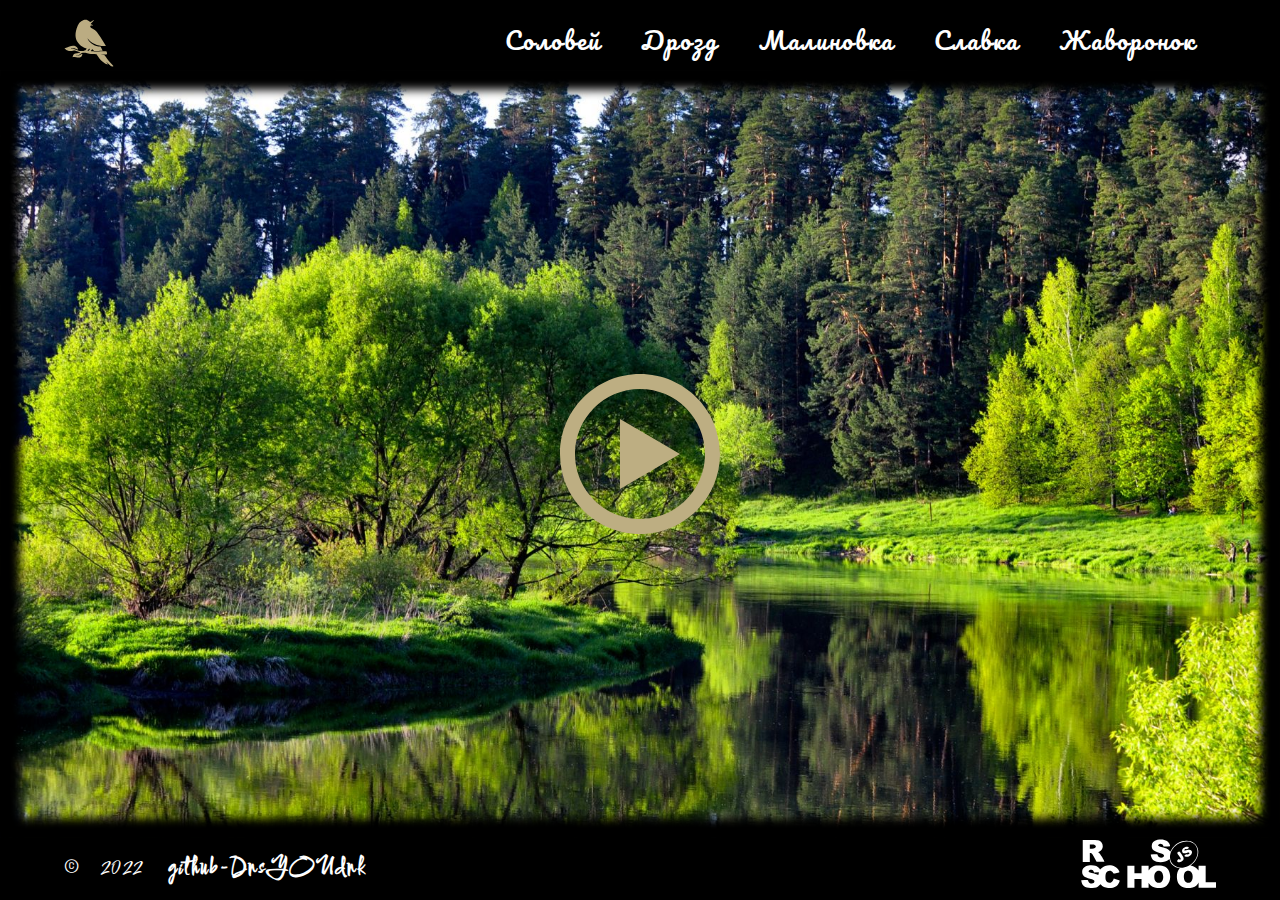
<file: eco-sounds/index.html>
<!DOCTYPE html>
<html lang="ru">
<head>
    <meta charset="UTF-8">
    <meta http-equiv="X-UA-Compatible" content="IE=edge">
    <meta name="viewport" content="width=device-width, initial-scale=1.0">
    <meta name="author" content="DnsYUOdnk">
    <meta name="description" content="eco-sound app rsschool task">
    <link rel="preconnect" href="https://fonts.googleapis.com">
    <link rel="preconnect" href="https://fonts.gstatic.com" crossorigin>
    <link href="https://fonts.googleapis.com/css2?family=Comforter&family=Pacifico&display=swap" rel="stylesheet">
    <link rel="stylesheet" href="./css/style.css">
    <link rel="shortcut icon" href="./assets/favicon.ico" type="image/x-icon">
    <title>eco-sounds</title>
</head>
<body>
    <div class="app__eco-sounds">
        <header class="header">
            <div class="container">
                <div class="header__wrapper">
                    <div class="header__logo header__btn active" id="forest"></div>
                    <nav class="header__nav">
                        <ul class="nav__items">
                            <li class="nav__item header__btn" id="solovey">Соловей</li>
                            <li class="nav__item header__btn" id="drozd">Дрозд</li>
                            <li class="nav__item header__btn" id="zarynka">Малиновка</li>
                            <li class="nav__item header__btn" id="slavka">Славка</li>
                            <li class="nav__item header__btn" id="javoronok">Жаворонок</li>
                        </ul>
                    </nav>
                </div>
            </div>
        </header>
        <main class="main">
            <button class="audio__btn"></button>
        </main>
        <footer class="footer">
            <div class="container">
                <div class="footer__wrapper">
                    <div class="footer__author-copy">
                        &copy;<span>2022</span>
                        <a href="https://github.com/DnsYOUdnk" target="_blank">github-DnsYOUdnk</a>
                    </div>
                    <div class="footer__school-link">
                        <a href="https://rs.school/js-stage0/" target="_blank"><img src="./assets/svg/rss.svg" alt="rsschool" class="footer__school-logo"></a>
                    </div>
                </div>
            </div>
        </footer>
    </div>
    <script src="./scripts/index.js"></script>
</body>
</html>
</file>
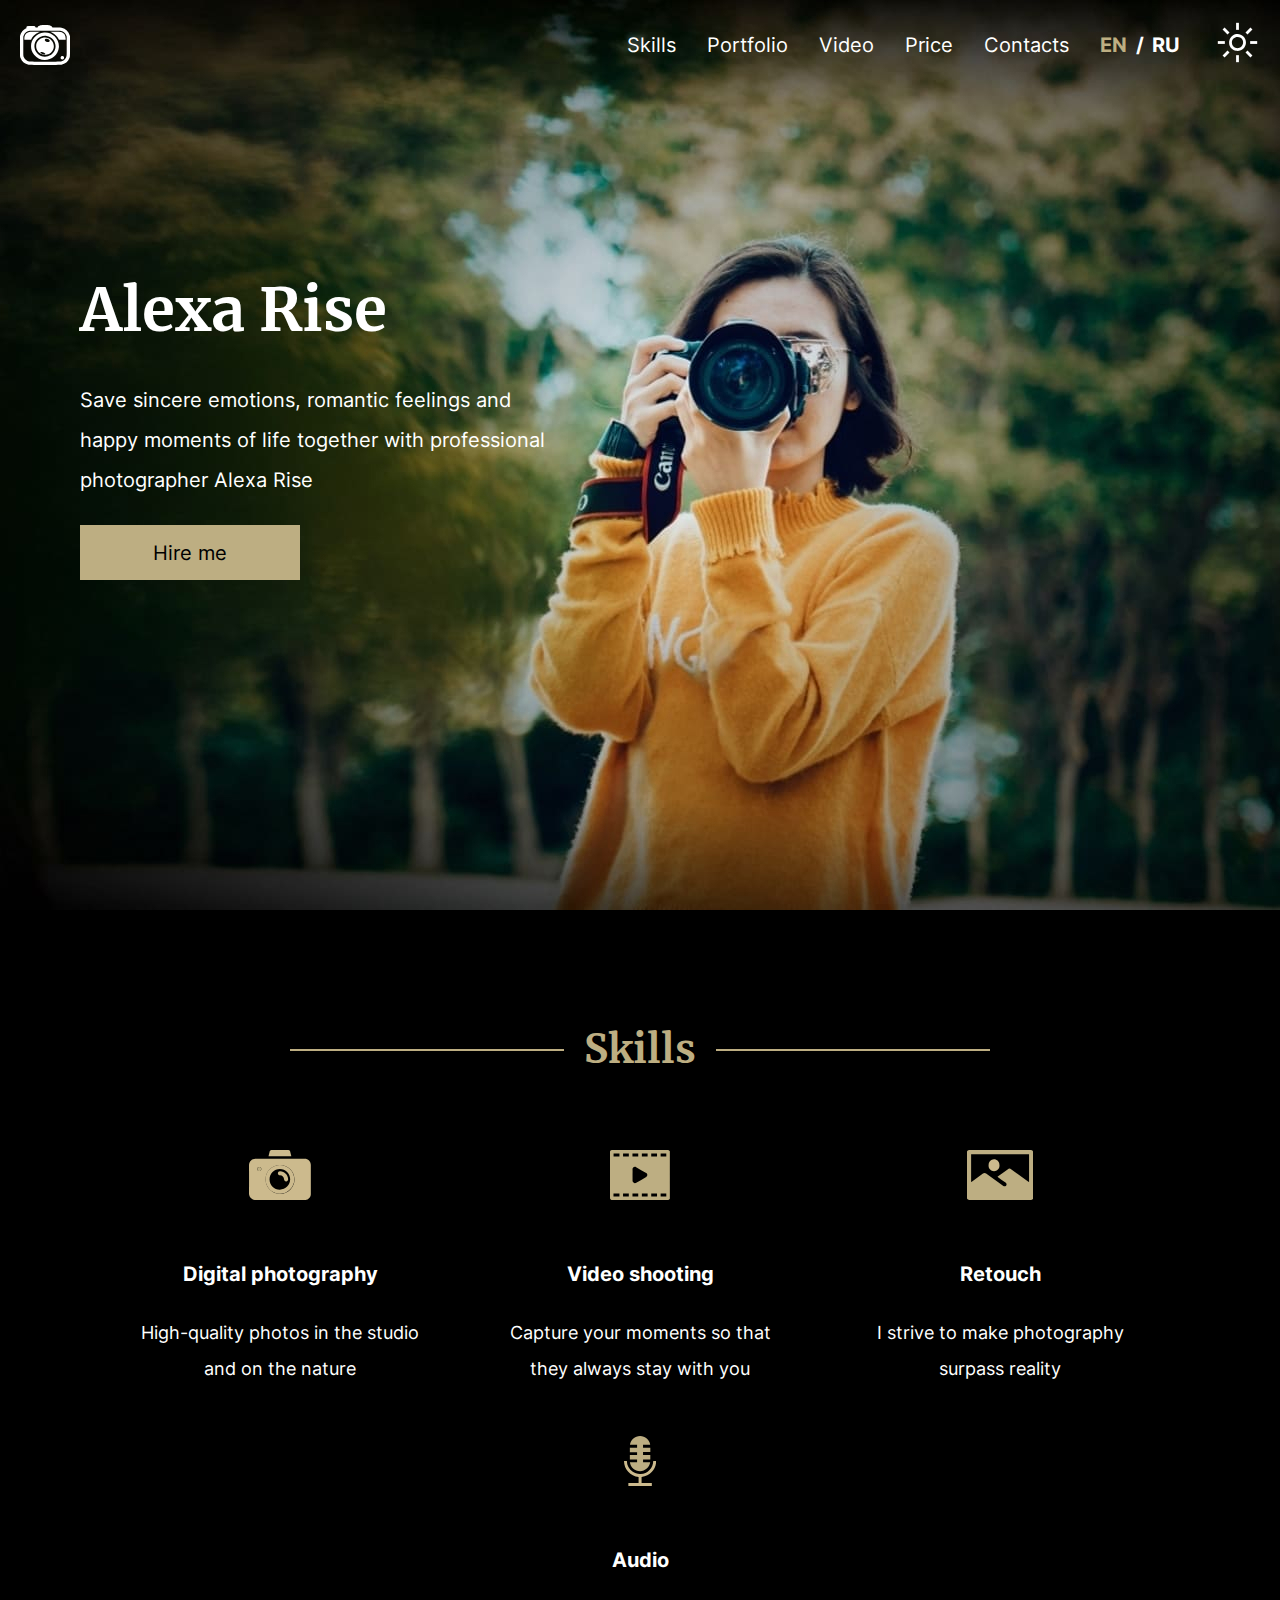
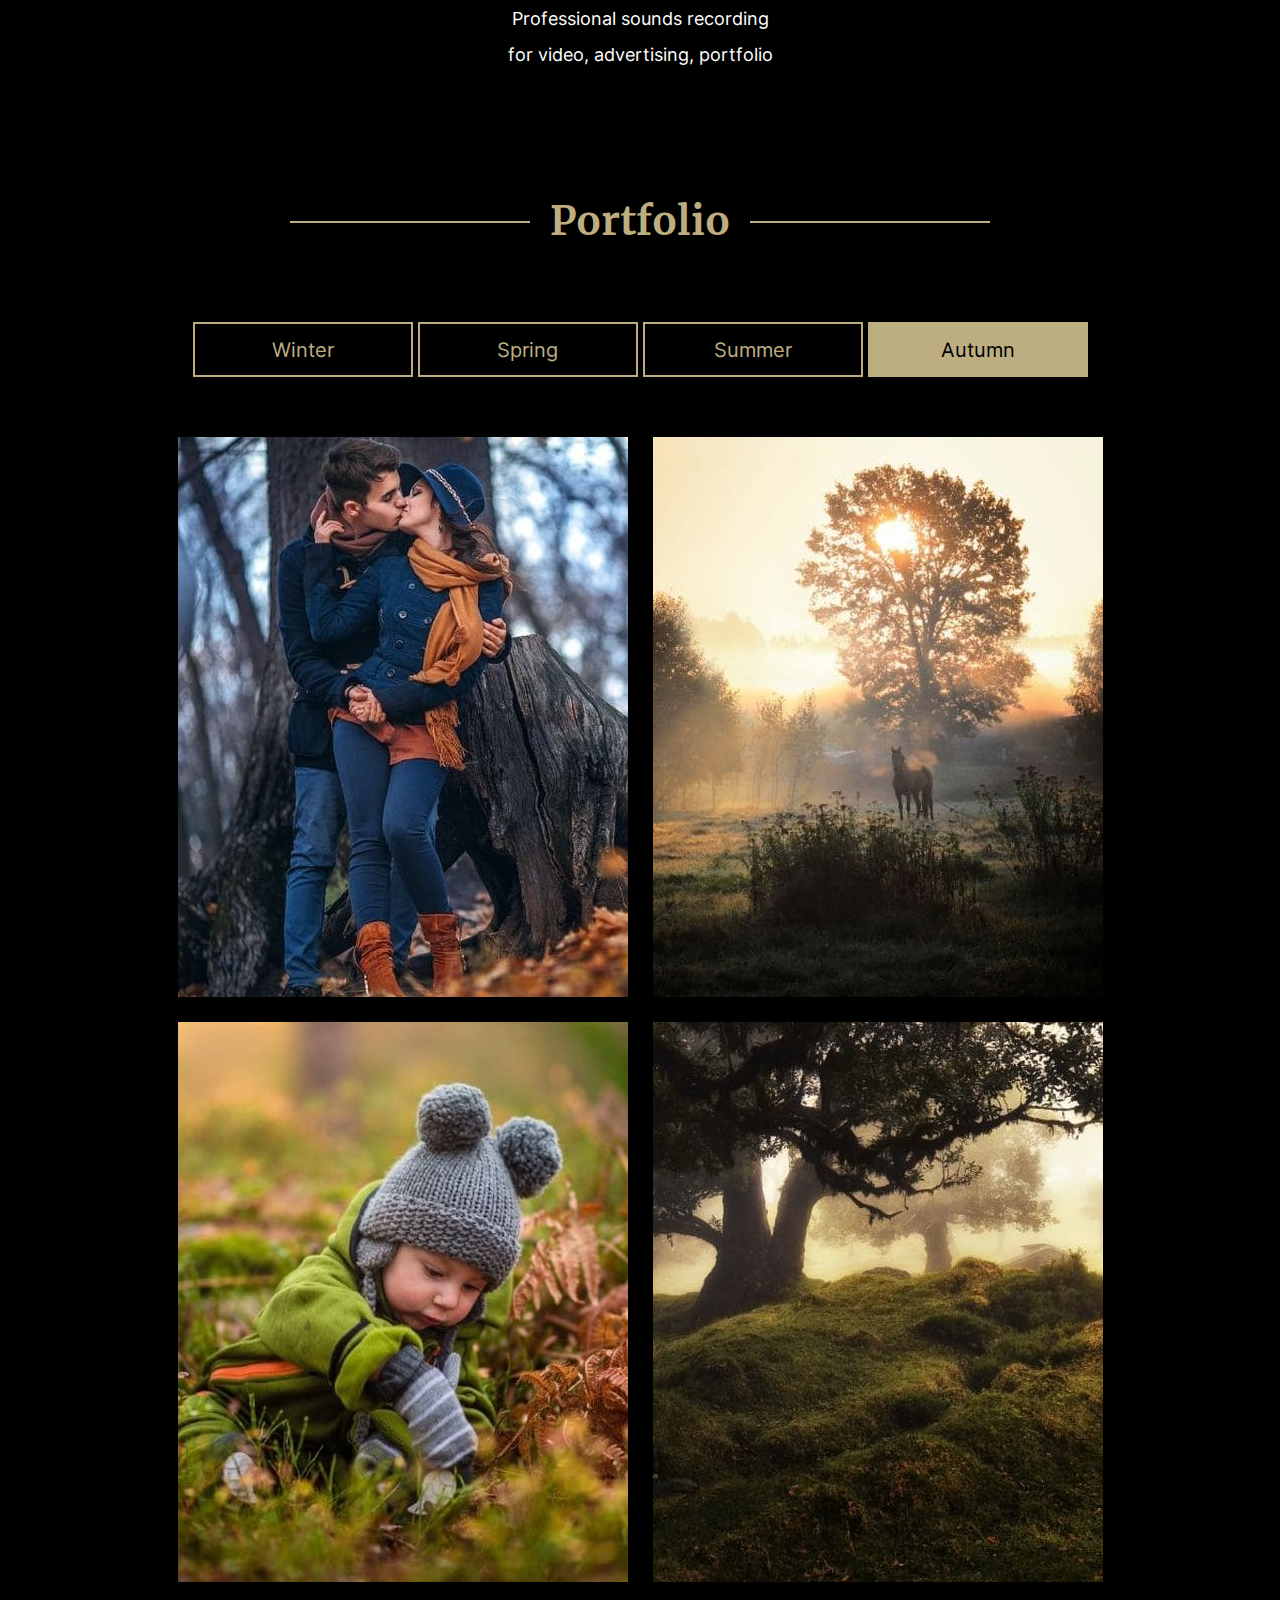
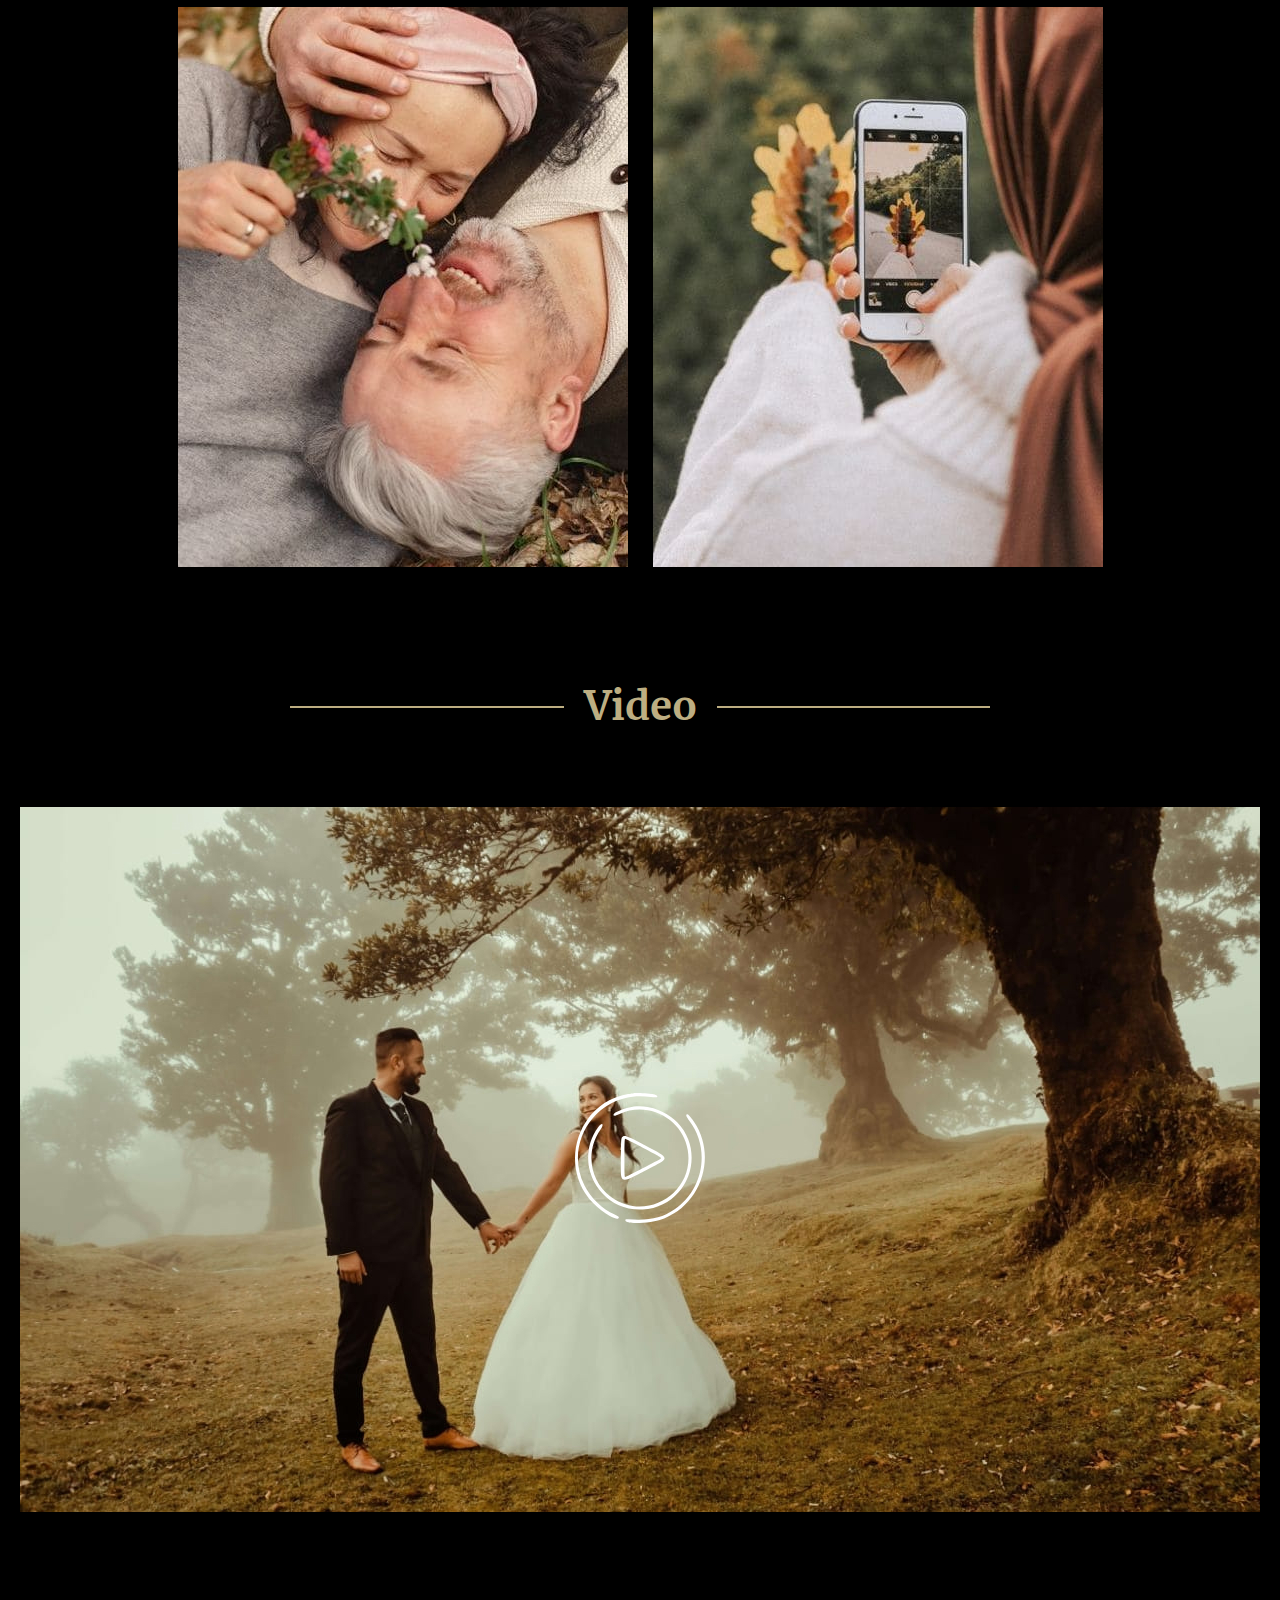
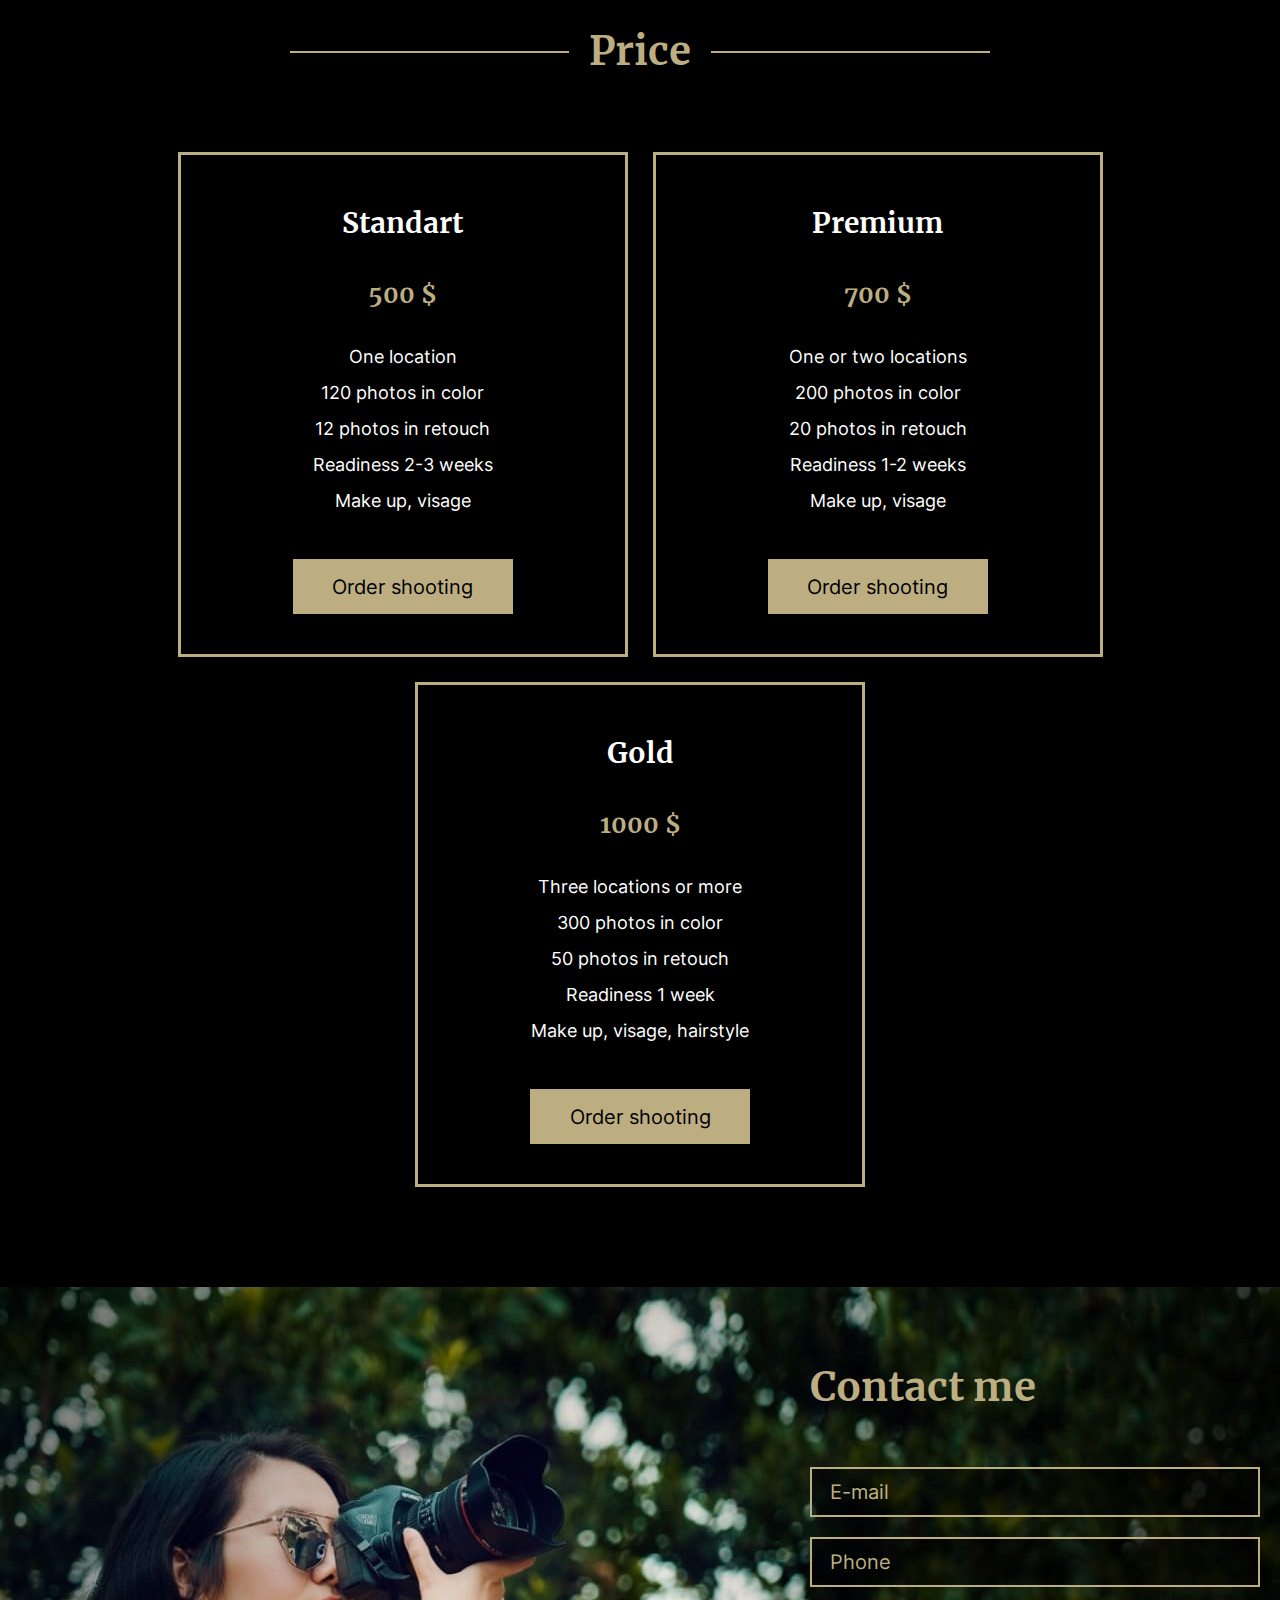
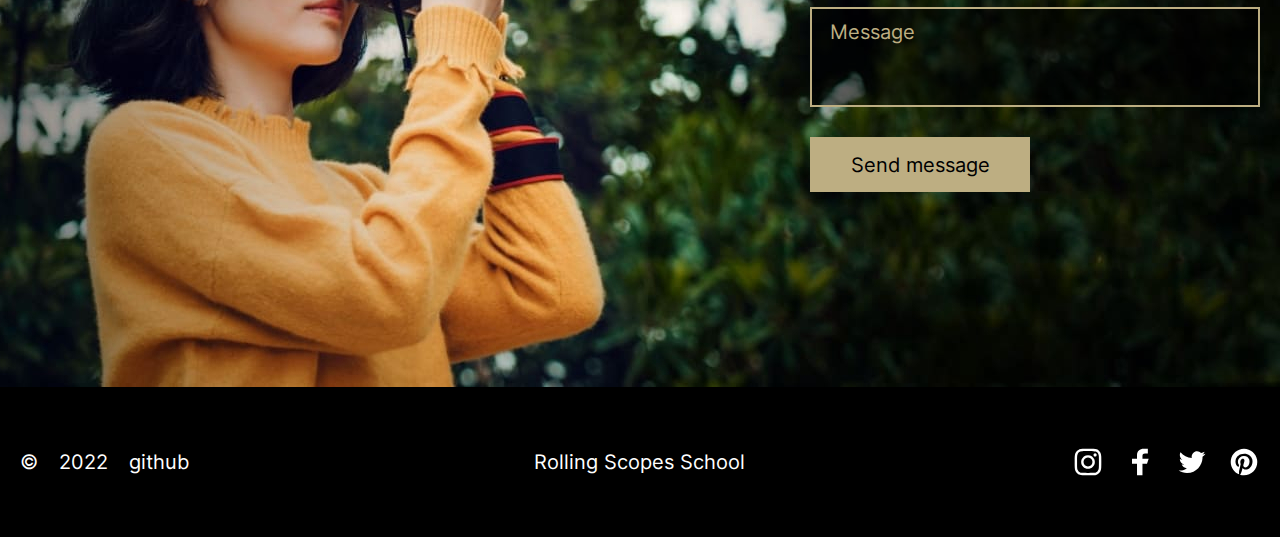
<file: portfolio/index.html>
<!DOCTYPE html>
<html lang="en">
<head>
    <meta charset="UTF-8">
    <meta http-equiv="X-UA-Compatible" content="IE=edge">
    <meta name="viewport" content="width=device-width, initial-scale=1.0">
    <meta name="author" content="DnsYOUdnk">
    <meta name="description" content="Portfolio task RSSchool stage-0">
    <link rel="icon" href="./assets/img/portfolio_favicon.ico">
    <link rel="stylesheet" href="./style.css">
    <link rel="stylesheet" href="./light-theme.css">
    <link rel="stylesheet" href="./media.css">
    <title>Portfolio</title>
</head>
<body class="body change__theme">
    <div class="app__portfolio change__theme">
        <header class="header change__theme">
            <div class="container">
                <div class="header__wrapper">
                    <div class="header__logo">
                        <a href="./index.html" class="link_all logo__link">
                            <span class="header__icon change__theme"></span>
                        </a>
                    </div>
                    <nav class="header__nav">
                        <ul class="nav__items change__theme">
                            <li class="nav__item"><a href="#skills" class="link_all nav__link change__theme" data-i18 = "skills">Skills</a></li>
                            <li class="nav__item"><a href="#portfolio" class="link_all nav__link change__theme" data-i18 = "portfolio">Portfolio</a></li>
                            <li class="nav__item"><a href="#video" class="link_all nav__link change__theme" data-i18 = "video">Video</a></li>
                            <li class="nav__item"><a href="#price" class="link_all nav__link change__theme" data-i18 = "price">Price</a></li>
                            <li class="nav__item"><a href="#contacts" class="link_all nav__link change__theme" data-i18 = "contacts">Contacts</a></li>
                        </ul>
                    </nav>
                    <div class="header__language">
                        <ul class="languages__items">
                            <li class="languages__item on__lang change__theme"><a href="#en" class="link_all lang__link eng__btn change__theme">EN</a></li>
                            <li class="languages__item change__theme"><a href="#ru" class="link_all lang__link rus__btn change__theme">RU</a></li>
                        </ul>
                    </div>
                    <div class="header__theme-btn">
                        <button class="header__btn_switch-theme change__theme"></button>
                    </div>
                    <div class="header__btn-burger">
                        <div class="btn__line btn__line1 change__theme"></div>
                        <div class="btn__line btn__line2 change__theme"></div>
                        <div class="btn__line btn__line3 change__theme"></div>
                    </div>
                </div>
            </div>
        </header>
        <main class="main">
            <section class="hero change__theme">
                <div class="container">
                    <div class="hero__wrapper">
                        <div class="hero__content">
                            <h1 class="hero__title" data-i18 = "hero-title">Alexa Rise</h1>
                            <p class="hero__description" data-i18 = "hero-text">Save sincere emotions, romantic feelings and happy moments of life together with professional photographer Alexa Rise</p>
                            <button class="hero__btn btn__all change__theme" data-i18 = "hire">Hire me</button>
                        </div>
                    </div>
                </div>
            </section>
            <section class="skills">
                <div class="container">
                    <div class="skills__wrapper">
                        <div class="section__title-wrapper">
                            <h2 class="section__title change__theme" id="skills" data-i18 = "skills">Skills</h2>
                        </div>
                        <div class="skills__content">
                            <div class="skills__item">
                                <div class="skills__img">
                                    <img src="./assets/svg/sec-skills__camera.svg" alt="camera">
                                </div>
                                <div class="skill__description">
                                    <div class="skills__item-title" data-i18 = "skill-title-1">Digital photography</div>
                                    <p class="skills__item-text" data-i18 = "skill-text-1">High-quality photos in the studio and on the nature</p>
                                </div>
                            </div>
                            <div class="skills__item">
                                <div class="skills__img">
                                    <img src="./assets/svg/sec-skills__video.svg" alt="video">
                                </div>
                                <div class="skill__description">
                                    <div class="skills__item-title" data-i18 = "skill-title-2">Video shooting</div>
                                    <p class="skills__item-text" data-i18 = "skill-text-2">Capture your moments so that they always stay with you</p>
                                </div>
                            </div>
                            <div class="skills__item">
                                <div class="skills__img">
                                    <img src="./assets/svg/sec-skills__picture.svg" alt="picture">
                                </div>
                                <div class="skill__description">
                                    <div class="skills__item-title" data-i18 = "skill-title-3">Retouch</div>
                                    <p class="skills__item-text" data-i18 = "skill-text-3">I strive to make photography surpass reality</p>
                                </div>
                            </div>
                            <div class="skills__item">
                                <div class="skills__img">
                                    <img src="./assets/svg/sec-skills__micro.svg" alt="microphone">
                                </div>
                                <div class="skill__description">
                                    <div class="skills__item-title" data-i18 = "skill-title-4">Audio</div>
                                    <p class="skills__item-text" data-i18 = "skill-text-4">Professional sounds recording for video, advertising, portfolio</p>
                                </div>
                            </div>
                        </div>
                    </div>
                </div>
            </section>
            <section class="portfolio">
                <div class="container">
                    <div class="portfolio__wrapper">
                        <div class="section__title-wrapper">
                            <h2 class="section__title change__theme" id="portfolio" data-i18 = "portfolio">Portfolio</h2>
                        </div>
                        <div class="portfolio__buttons">
                            <button class="portfolio__btn btn__all change__theme" data-i18 = "winter">Winter</button>
                            <button class="portfolio__btn btn__all change__theme" data-i18 = "spring">Spring</button>
                            <button class="portfolio__btn btn__all change__theme" data-i18 = "summer">Summer</button>
                            <button class="portfolio__btn btn__all active change__theme" data-i18 = "autumn">Autumn</button>
                        </div>
                        <div class="portfolio__content">
                            <div class="portfolio__item">
                                <img src="./assets/img/autumn/1.jpg" alt="portfolio__photo" class="portfolio__image">
                            </div>
                            <div class="portfolio__item">
                                <img src="./assets/img/autumn/2.jpg" alt="portfolio__photo" class="portfolio__image">
                            </div>
                            <div class="portfolio__item">
                                <img src="./assets/img/autumn/3.jpg" alt="portfolio__photo" class="portfolio__image">
                            </div>
                            <div class="portfolio__item">
                                <img src="./assets/img/autumn/4.jpg" alt="portfolio__photo" class="portfolio__image">
                            </div>
                            <div class="portfolio__item">
                                <img src="./assets/img/autumn/5.jpg" alt="portfolio__photo" class="portfolio__image">
                            </div>
                            <div class="portfolio__item">
                                <img src="./assets/img/autumn/6.jpg" alt="portfolio__photo" class="portfolio__image">
                            </div>
                        </div>
                    </div>
                </div>
            </section>
            <section class="video">
                <div class="container">
                    <div class="video__wrapper">
                        <div class="section__title-wrapper">
                            <h2 class="section__title change__theme" id="video" data-i18 = "video">Video</h2>
                        </div>
                        <div class="video-player">
                            <button class="video__btn"><img src="./assets/svg/sec-video-player__btn-play.svg" alt=""></button>
                        </div>
                    </div>
                </div>
            </section>
            <section class="price">
                <div class="container">
                    <div class="price__wrapper">
                        <div class="section__title-wrapper">
                            <h2 class="section__title change__theme" id="price" data-i18 = "price">Price</h2>
                        </div>
                        <div class="price__items">
                            <div class="price__item">
                                <div class="price__item-title">
                                    Standart
                                </div>
                                <div class="price__value change__theme">500 $</div>
                                <div class="price__description">
                                    <span data-i18 = "price-description-1-span-1">One location</span> <span data-i18 = "price-description-1-span-2">120 photos in color</span> <span data-i18 = "price-description-1-span-3">12 photos in retouch</span> <span data-i18 = "price-description-1-span-4">Readiness 2-3 weeks</span> <span data-i18 = "price-description-1-span-5">Make up, visage</span>
                                </div>
                                <div class="price__button">
                                    <button class="price__btn btn__all change__theme" data-i18 = "order">Order shooting</button>
                                </div>
                            </div>
                            <div class="price__item">
                                <div class="price__item-title">
                                    Premium
                                </div>
                                <div class="price__value change__theme">700 $</div>
                                <div class="price__description">
                                    <span data-i18 = "price-description-2-span-1">One or two locations</span> <span data-i18 = "price-description-2-span-2">200 photos in color</span> <span data-i18 = "price-description-2-span-3">20 photos in retouch</span> <span data-i18 = "price-description-2-span-4">Readiness 1-2 weeks</span> <span data-i18 = "price-description-2-span-5">Make up, visage</span>
                                </div>
                                <div class="price__button">
                                    <button class="price__btn btn__all change__theme" data-i18 = "order">Order shooting</button>
                                </div>
                            </div>
                            <div class="price__item">
                                <div class="price__item-title">
                                    Gold
                                </div>
                                <div class="price__value change__theme">1000 $</div>
                                <div class="price__description">
                                    <span data-i18 = "price-description-3-span-1">Three locations or more</span> <span data-i18 = "price-description-3-span-2">300 photos in color</span> <span data-i18 = "price-description-3-span-3">50 photos in retouch</span> <span data-i18 = "price-description-3-span-4">Readiness 1 week</span> <span data-i18 = "price-description-3-span-5">Make up, visage, hairstyle</span>
                                </div>
                                <div class="price__button">
                                    <button class="price__btn btn__all change__theme" data-i18 = "order">Order shooting</button>
                                </div>
                            </div>
                        </div>
                    </div>
                </div>
            </section>
            <section class="contacts change__theme" id="contacts">
                <div class="container">
                    <div class="contacts__wrapper">
                        <h2 class="contacts__title change__theme" data-i18 = "contact-me">Contact me</h2>
                        <form action="" method="post">
                            <div class="contacts__input change__theme">
                                <input type="email" placeholder="E-mail" required minlength="5" maxlength="30" name="email" pattern="^([a-zA-Z0-9_\-\.]+)@([a-zA-Z0-9_\-\.]+)\.([a-zA-Z]{2,5})$" data-i18 = "email">
                                <input type="tel" placeholder="Phone" required minlength="6" maxlength="14" name="phone" data-i18 = "phone">
                                <textarea name="comment" cols="30" rows="10" placeholder="Message" data-i18 = "message"></textarea>
                            </div>
                            <div class="contacts__button">
                                <button class="contacts__btn btn__all change__theme" data-i18 = "send-message">Send message</button>
                            </div>
                        </form>
                    </div>
                </div>
            </section>
        </main>
        <footer class="footer">
            <div class="container">
                <div class="footer__wrapper">
                    <div class="footer__copyright">
                        &copy;<span>2022</span><a target="_blank" href="https://github.com/DnsYOUdnk" class="link_all footer__link change__theme">github</a>
                    </div>
                    <div class="footer__school_name">
                        <a target="_blank" href="https://rs.school/js-stage0/" class="link_all footer__link change__theme">Rolling Scopes School</a>
                    </div>
                    <div class="footer__social">
                        <ul class="footer__social-items">
                            <li class="footer__social-item">
                                <a target="_blank" href="https://www.instagram.com/">
                                    <span class="ico__inst footer__ico change__theme"></span>
                                </a>
                            </li>
                            <li class="footer__social-item">
                                <a target="_blank" href="https://www.facebook.com/v">
                                    <span class="ico__fb footer__ico change__theme"></span>
                                </a>
                            </li>
                            <li class="footer__social-item">
                                <a target="_blank" href="https://twitter.com/">
                                    <span class="ico__twt footer__ico change__theme"></span>
                                </a>
                            </li>
                            <li class="footer__social-item">
                                <a target="_blank" href="https://www.pinterest.com/">
                                    <span class="ico__pnt footer__ico change__theme"></span>
                                </a>
                            </li>
                        </ul>
                    </div>
                </div>
            </div>
        </footer>
    </div>
    <script src="./translate.js"></script>
    <script src="./index.js"></script>
</body>
</html>
</file>
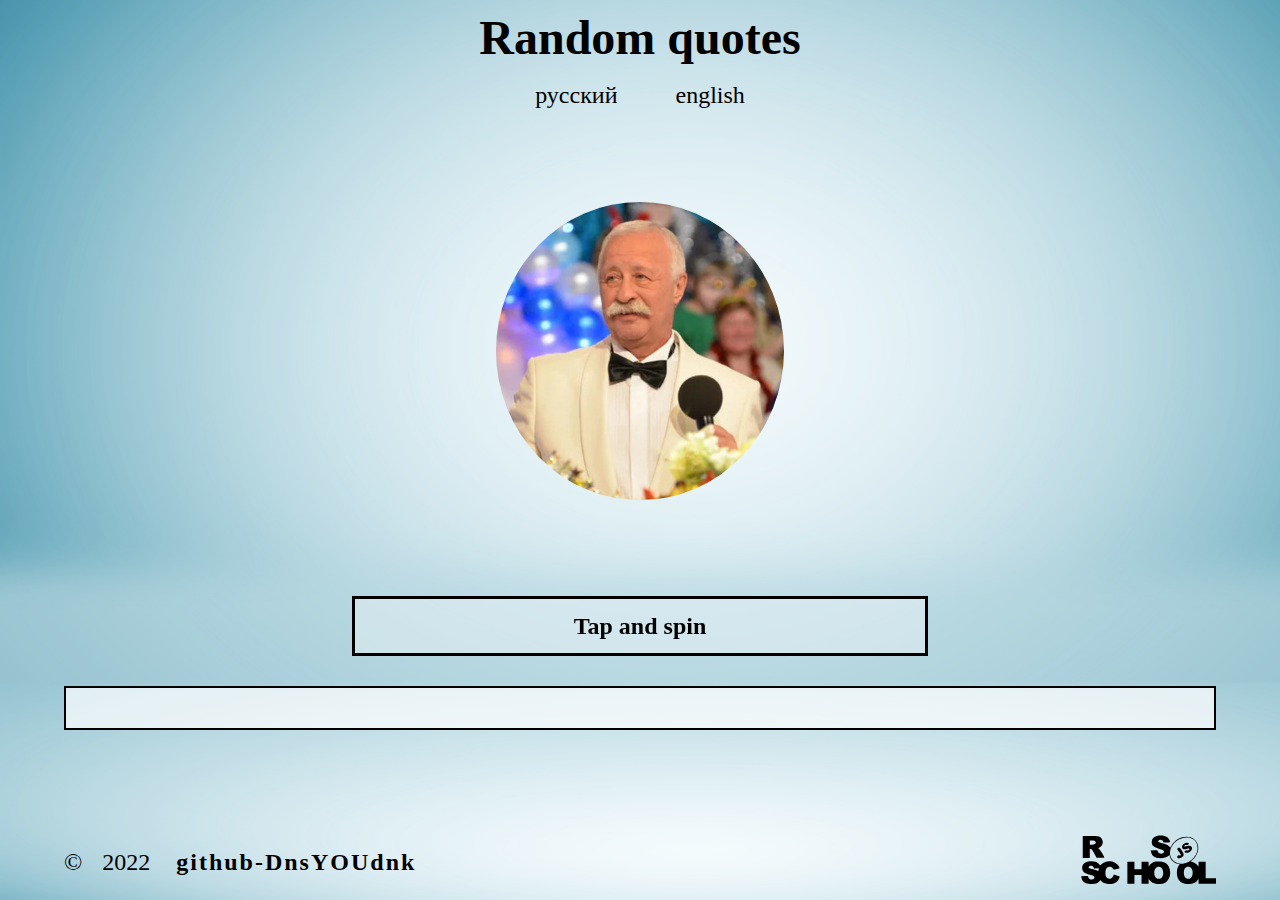
<file: random-jokes/index.html>
<!DOCTYPE html>
<html lang="en/ru">
<head>
    <meta charset="UTF-8">
    <meta http-equiv="X-UA-Compatible" content="IE=edge">
    <meta name="viewport" content="width=device-width, initial-scale=1.0">
    <meta name="author" content="DnsYUOdnk">
    <meta name="description" content="random-jokes app rsschool task">
    <link rel="stylesheet" href="./css/style.css">
    <link rel="shortcut icon" href="./assets/favicon.ico" type="image/x-icon">
    <title>random-jokes</title>
</head>
<body>
    <div class="app__random-jokes">
        <header class="header">
            <div class="container">
                <div class="header__wrapper">
                    <h1>Random quotes</h1>
                    <ul class="header__lang">
                        <li class="header__lang__item" id="langRu">русский</li>
                        <li class="header__lang__item" id="langEn">english</li>
                    </ul>
                </div>
            </div>
        </header>
        <main class="main">
            <div class="container">
                <div class="main__wrapper">
                    <div class="main__random-input">
                        <img src="./assets/img/jokes-3.jpg" alt="alt__picture" class="main__img">
                    </div>
                        <button class="random-jokes__btn">Tap and spin</button>
                    <div class="main__view-jokes"><p class="random__text"></p></div>
                </div>
            </div>
        </main>
        <footer class="footer">
            <div class="container">
                <div class="footer__wrapper">
                    <div class="footer__author-copy">
                        &copy;<span>2022</span>
                        <a href="https://github.com/DnsYOUdnk" target="_blank">github-DnsYOUdnk</a>
                    </div>
                    <div class="footer__school-link">
                        <a href="https://rs.school/js-stage0/" target="_blank"><img src="./assets/svg/rss.svg" alt="rsschool" class="footer__school-logo"></a>
                    </div>
                </div>
            </div>
        </footer>
    </div>
    <script src="./scripts/index.js"></script>
</body>
</html>
</file>
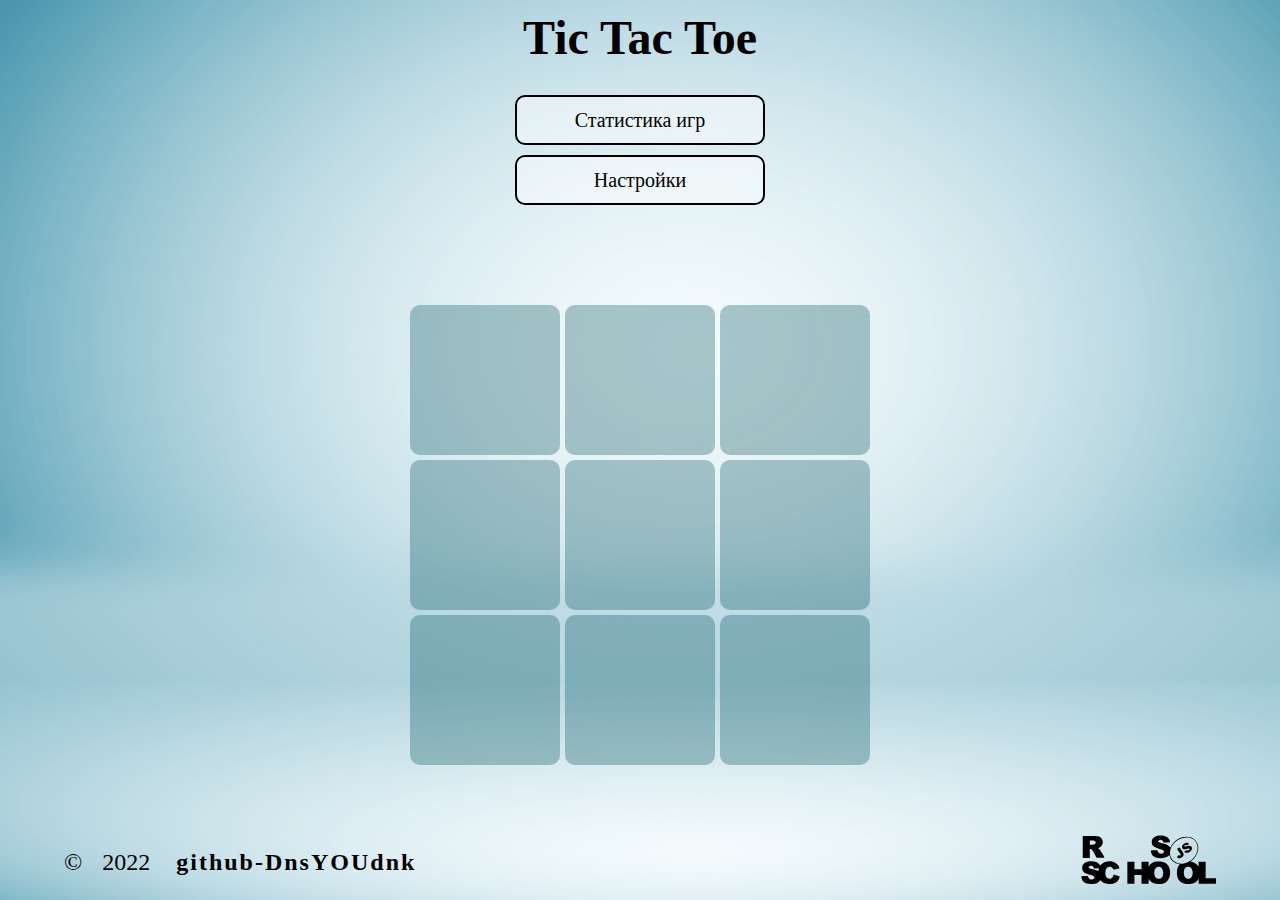
<file: TicTacToe/index.html>
<!DOCTYPE html>
<html lang="ru">
<head>
    <meta charset="UTF-8">
    <meta http-equiv="X-UA-Compatible" content="IE=edge">
    <meta name="viewport" content="width=device-width, initial-scale=1.0">
    <meta name="author" content="DnsYUOdnk">
    <meta name="description" content="tic-tac toe app rsschool task">
    <link rel="shortcut icon" href="./assets/img/xo.png" type="image/x-icon">
    <link rel="stylesheet" href="./css/style.css">
    <title>Tic Tac Toe</title>
</head>
<body>
    <div class="app__tic-tac">
        <header class="header">
            <div class="container">
                <div class="header__wrapper">
                    <h1>Tic Tac Toe</h1>
                    <div class="header__menu-btn">
                        <button class="header__table-btn menu__btn">Статистика игр</button>
                        <button class="header__setting-btn menu__btn">Настройки</button>
                    </div>
                </div>
            </div>
        </header>
        <main class="main">
            <div class="confetti">
                <div class="confetti-piece"></div>
                <div class="confetti-piece"></div>
                <div class="confetti-piece"></div>
                <div class="confetti-piece"></div>
                <div class="confetti-piece"></div>
                <div class="confetti-piece"></div>
                <div class="confetti-piece"></div>
                <div class="confetti-piece"></div>
                <div class="confetti-piece"></div>
                <div class="confetti-piece"></div>
                <div class="confetti-piece"></div>
                <div class="confetti-piece"></div>
                <div class="confetti-piece"></div>
              </div>
            <div class="container">
                <div class="main__wrapper">
                    <h2 class="current__player"></h2>
                    <div class="main__area" id="game__area">
                        <div class="area__cell"></div>
                        <div class="area__cell"></div>
                        <div class="area__cell"></div>
                        <div class="area__cell"></div>
                        <div class="area__cell"></div>
                        <div class="area__cell"></div>
                        <div class="area__cell"></div>
                        <div class="area__cell"></div>
                        <div class="area__cell"></div>
                    </div>
                </div>
                <div class="main__pop_up" id="pop__up">
                    <div class="pop_up__wrapper" id="popUp_wrap"></div>
                    <div class="pop_up__view">
                        <div class="pop_up__content">
                        </div>
                        <button class="pop_up__close__btn">Новая игра</button>
                    </div>
                    <div class="menu__table__view">
                        <h3>Статистика игр</h3>
                        <div class="menu__table__content"></div>
                        <button class="menu__table__close__btn menu__btn" id="menu__table__close">Закрыть</button>
                    </div>
                    <div class="setting__view">
                        <h3>Настройка игры</h3>
                        <div class="setting__content">
                            <div class="setting__add__name">
                                <p>Введите имена игроков:</p>
                                <div class="name__player-item">
                                    <label for="player__one">Имя игрока 1, "крестики"</label><input type="text" class="setting__input" id="player__one" value="Игрок X" placeholder="Имя игрока">
                                </div>
                                <div class="name__player-item">
                                    <label for="player__two">Имя игрока 2, "нолики"</label><input type="text" class="setting__input" id="player__two" value="Игрок 0" placeholder="Имя игрока">
                                </div>
                            </div>
                            <div class="setting__change">
                                <p>Звук:</p>
                                <div class="change__audio">
                                    <div class="audio__item">
                                        <p>Аудиоэффекты:</p>
                                        <div class="audio__item__input">
                                            <label for="audio__on">Включить</label><input type="radio" name="audio__interface" class="setting__audio_input"  checked id="audio__on" value="on">
                                        </div>
                                        <div class="audio__item__input">
                                            <label for="audio__off">Выключить</label><input type="radio" name="audio__interface"  class="setting__audio_input" id="audio__off" value="off">
                                        </div>
                                    </div>
                                    <div class="audio__item change__audio__music">
                                        <p>Фоновая музыку:</p>
                                        <div class="audio__item__input">
                                            <label for="music__on">Включить</label><input type="radio" name="audio__background"  class="setting__audio_input" id="music__on" value="on">
                                        </div>
                                        <div class="audio__item__input">
                                            <label for="music__off">Выключить</label><input type="radio" name="audio__background"  class="setting__audio_input" id="music__off"  checked value="off">
                                        </div>
                                    </div>
                                </div>
                            </div>
                            <div class="setting__clear">
                                <button class="setting__reset menu__btn">Сбросить настройки</button>
                            </div>
                        </div>
                        <button class="setting__close__btn menu__btn" id="menu__setting__close">Закрыть</button>
                    </div>
                </div>
            </div>
        </main>
        <footer class="footer">
            <div class="container">
                <div class="footer__wrapper">
                    <div class="footer__author-copy">
                        &copy;<span>2022</span>
                        <a href="https://github.com/DnsYOUdnk" target="_blank">github-DnsYOUdnk</a>
                    </div>
                    <div class="footer__school-link">
                        <a href="https://rs.school/js-stage0/" target="_blank"><img src="./assets/svg/rss.svg" alt="rsschool" class="footer__school-logo"></a>
                    </div>
                </div>
            </div>
        </footer>
    </div>
    <script src="./scripts/index.js"></script>
</body>
</html>
</file>
<file: eco-sounds/css/style.css>
* {
    margin: 0;
    padding: 0;
}

html,
body {
    height: 100%;
}

body {
    background-color: #000;
    color: rgb(255, 255, 255);
}

.container {
    width:  90%;
    max-width: 1440px;
    margin: 0 auto;
}

.nav__item.active {
    background-color: #c5b482;
    color: #000;
    box-shadow: inset  0px -2px 10px 4px rgb(0, 0, 0);
}

.app__eco-sounds {
    display: flex;
    flex-direction: column;
    height: 100%;
    font-size: 24px;
    font-family: 'Pacifico', cursive;
}

.header {
    flex: 0 0 auto;
    margin-top: 10px;
}

.header__wrapper {
    display: flex;
    justify-content: space-between;
    align-items: center;
}

.header__logo {
    padding: 5px 0;
    width: 50px;
    height: 50px;
    background: url(../assets/svg/logo1.svg) center no-repeat;
    background-size: contain;
    cursor: pointer;
    transition: 0.5s;
}

.header__logo.active {
    filter: invert(26%) sepia(15%) saturate(638%) hue-rotate(7deg) brightness(92%) contrast(87%);
}

.header__logo.active:hover {
    filter: none;
}

.header__logo:hover {
    filter: invert(26%) sepia(15%) saturate(638%) hue-rotate(7deg) brightness(92%) contrast(87%);
}

.nav__items {
    display: flex;
    list-style: none;
}

.nav__item {
    padding: 0 20px;
    line-height: 60px;
    letter-spacing: 2px;
    cursor: pointer;
    transition: 0.8s;
}

.nav__item:hover {
    color: #000;
    background-color: #c5b482;
    box-shadow: inset 0px -2px 5px 0px #000;
}

.main {
    flex: 1 0 auto;
    background-image: url(../assets/img/forest.jpg);
    background-repeat: no-repeat;
    background-size: cover;
    box-shadow: inset 0 0 10px 20px #000;
    transition: 1s;
    display: flex;
    justify-content: center;
    align-items: center;
}

.audio__btn {
    width: 160px;
    height: 160px;
    background-image: url(../assets/svg/play.svg);
    background-repeat: no-repeat;
    background-size: contain;
    background-color: transparent;
    border: none;
    cursor: pointer;
}

.audio__btn.active {
    background-image: url(../assets/svg/pause.svg);
    opacity: 0.6;
}

.audio__btn:hover {
    filter: brightness(60%);
    opacity: 1;
}

.footer {
    flex: 0 0 auto;
    font-family: 'Comforter', cursive;
}

.footer__wrapper {
    display: flex;
    justify-content: space-between;
    align-items: center;
}

.footer__author-copy span {
    padding: 0 20px;
}

.footer__author-copy a {
    color: #fff;
    font-weight: bold;
    letter-spacing: 2px;
    text-decoration: none;
    transition: 0.6s;
}

.footer__author-copy a:hover {
    color: #c5b482;
}

.footer__school-logo {
    width: 135px;
    height: 50px;
    transition: 0.6s;
}

.footer__school-logo:hover {
    filter: invert(26%) sepia(15%) saturate(638%) hue-rotate(7deg) brightness(92%) contrast(87%);
}
</file>
<file: portfolio/style.css>
* {
    margin: 0;
    padding: 0;
    box-sizing: border-box;
}

@font-face {
    font-family: 'Inter';
    src: url(./assets/fonts/Inter-Regular.ttf);
}

@font-face {
    font-family: 'Inter Bold';
    src: url(./assets/fonts/Inter-Bold.ttf);
}

@font-face {
    font-family: 'Merriweather Bold';
    src: url(./assets/fonts/Merriweather-Bold.ttf);
}

@font-face {
    font-family: 'Merriweather Regular';
    src: url(./assets/fonts/Merriweather-Regular.ttf);
}

html,
body {
    height: 100%;
    scroll-behavior: smooth;
}

body {
    background: #000;
}

::-webkit-scrollbar{
    width:10px;
}

::-webkit-scrollbar-thumb{
    border-width:1px 3px 1px 2px;
    border-color: #1c1c1c;
    background-color: #1c1c1c;
}

::-webkit-scrollbar-thumb:hover{
    border-width: 1px 4px 1px 2px;
    border-color: #BDAE82;
    background-color: #BDAE82;
}

::-webkit-scrollbar-track:hover{
    border-left: solid 1px #BDAE82;
    background-color: #eee;
}

.app__portfolio {
    height: 100%;
    display: flex;
    flex-direction: column;
    justify-content: space-between;
    font-family: 'Inter';
    font-size: 20px;
    color: #fff;
}

.header {
    background: url(./assets/img/header__background.jpg) center 0 no-repeat;
}

.header,
.footer {
    flex: 0 0 auto;
}

.main {
    flex: 1 0 auto;
}

.container {
    max-width: 1440px;
    margin: 0 auto;
    padding: 0 20px;
}

.link_all {
    text-decoration: none;
    color: #fff;
    transition: 0.8s;
}

.btn__all {
    width: 220px;
    height: 55px;
    background: transparent;
    border: none;
    font-family: 'Inter';
    font-size: 20px;
    line-height: 40px;
    text-align: center;
    color: #000000;
    cursor: pointer;    
    transition: 0.3s;
}

.section__title-wrapper {
    margin: 0 auto;
    padding: 99px 0 61px;
    max-width: 700px;
    text-align: center;
    overflow-x: hidden;
}

.section__title {
    position: relative;
    display: inline-block;
    font-family: 'Merriweather Bold';
    font-size: 40px;
    line-height: 80px;
    color: #BDAE82;
}

.section__title::before,
.section__title::after  {
    content: '';
    position: absolute;
    top: 50%;
    width: 500px;
    border-bottom: 2px solid #BDAE82;
}

.section__title::before {
    margin-right: 20px;
    right: 100%;
}

.section__title::after {
    margin-left: 20px;
}

.header__wrapper {
    height: 90px;
    display: flex;
    justify-content: space-between;
    align-items: center;
}

.header__icon {
    display: inline-block;
    height: 50px;
    width: 50px;
    background: url(./assets/svg/header__logo.svg) center 2px no-repeat;
    transition: 0.8s;
    
}

.header__icon:hover,
.header__btn_swith-theme:hover {
    filter: invert(26%) sepia(15%) saturate(638%) hue-rotate(7deg) brightness(92%)
    contrast(87%);
    transition: 0.8s;
}

.nav__items,
.languages__items {
    list-style: none;
    display: flex;
}

.nav__link,
.lang__link {
    line-height: 50px;
}

.header__nav {
    padding: 20px 31px;
    margin-left: auto;
}

.nav__item:not(:last-child) {
    padding-right: 31px;
}

.nav__link:hover {
    color: #BDAE82;
    transition: 0.8s;
}

.lang__link {
    font-family: 'Inter Bold';
}

.languages__item.on__lang a{
    color: #BDAE82;
}

.languages__item a:hover{
    color: #BDAE82;
    transition: 0.8s;
}

.languages__item:nth-child(1)::after {
    content: '/';
    line-height: 50px;
    padding: 0 8px 0 9px;
    font-family: 'Inter Bold';
}

.header__btn-burger {
    display: none;
    flex-direction: column;
    justify-content: space-evenly;
    align-items: center;
    width: 50px;
    height: 50px;
    cursor: pointer;
    user-select: none;
    z-index: 2;
  }

.header__btn-burger:hover .btn__line{
    background-color: #BDAE82;
    transition: 0.3s ease-in-out;
}

  .btn__line {
    width: 100%;
    height: 3px;
    background: #FFFFFF;
    margin: 3px 0;
    z-index: 15;
    transition: all 0.3s ease-in-out;
  }

  .header__btn-burger.open .btn__line1 {
    width: 60px;
    transform: rotate(-45deg) translate(-10px, 11px);
  }
  
  .header__btn-burger.open .btn__line2 {
    opacity: 0;
  }
  
  .header__btn-burger.open .btn__line3 {
    width: 60px;
    transform: rotate(45deg) translate(-10px, -10px);
  }

.header__btn_switch-theme {
    width: 45px;
    height: 45px;
    background: url(./assets/svg/ico_light-theme.svg) no-repeat;
    border: none;
    cursor: pointer;    
    transition: 0.3s;
    margin-left: 35px;
}

.header__btn_switch-theme:hover {
    filter: invert(26%) sepia(15%) saturate(638%) hue-rotate(7deg) brightness(92%)
    contrast(87%);
}

.hero {
    height: 820px;
    background: url(./assets/img/header__background.jpg) center -90px no-repeat;
}

.hero__content {
    max-width: 500px;
    padding-top: 160px;
    margin-left: 60px;
}

.hero__title {
    margin-bottom: 10px;
    font-family: 'Merriweather Bold';
    font-size: 60px;
    line-height: 120px;
}

.hero__description {
    max-width: 470px;
    line-height: 40px;
    margin-bottom: 25px;
}

.hero__btn {
    background-color: #BDAE82;
}

.hero__btn:hover {
    color: #fff;
    transition: 0.3s;
}

.skills__content {
    display: flex;
    flex-wrap: wrap;
    justify-content: center;
    gap: 40px;
    text-align: center;
}

.skills__item {
    padding-bottom: 9px;
    max-width: 320px;
    display: flex;
    flex-direction: column;
    align-items: center;
}

.skills__item-title {
    padding-top: 50px;
    padding-bottom: 22px;
    font-family: 'Inter Bold';
    font-size: 20px;
    line-height: 38px;
}

.skills__item-text {
    padding: 0 20px;
    font-size: 18px;
    line-height: 36px;
}

.portfolio__buttons {
    display: flex;
    justify-content: center;
    flex-wrap: wrap;
    gap: 5px;
    margin-bottom: 60px;
}

.portfolio__btn {
    border: 2px solid #BDAE82;
    color: #BDAE82;
}

.portfolio__btn.active {
    background-color: #BDAE82;
    color: #000;
}

.portfolio__btn:hover,
.price__btn:hover,
.contacts__btn:hover {
    color: #fff;
    transition: 0.4s;
}

.portfolio__content {
    display: flex;
    flex-wrap: wrap;
    gap: 20px 25px;
    justify-content: center;
}

.video__wrapper .section__title-wrapper {
    padding: 94px 0 61px;
}

.video-player {
    position: relative;
    display: flex;
    justify-content: center;
    align-items: center;
    background: url(./assets/img/sec-video-player__img.jpg) no-repeat;
    height: 705px;
}

.video__btn {
    position: absolute;
    background: transparent;
    border: none;
    cursor: pointer;
}

.video__btn:hover {
    filter: invert(26%) sepia(15%) saturate(638%) hue-rotate(7deg) brightness(92%)
    contrast(87%);
    transition: 0.3s;
}

.price__items {
    display: flex;
    flex-wrap: wrap;
    justify-content: center;
    gap: 25px;
    margin-bottom: 100px;
}

.price__item {
    width: 450px;
    height: 505px;
    border: 3px solid #BDAE82;
    display: flex;
    flex-direction: column;
    justify-content: center;
    align-items: center;
}

.price__item-title {
    font-family: 'Merriweather Bold';
    font-size: 28px;
    line-height: 56px;
    padding-bottom: 20px;
}

.price__value {
    font-family: 'Merriweather Bold';
    font-size: 24px;
    line-height: 48px;
    color: #BDAE82;
    padding-bottom: 20px;
}

.price__description span{
    display: block;
    font-size: 18px;
    line-height: 36px;
    text-align: center;
}

.price__btn {
    margin-top: 40px;
    background: #BDAE82;
}

.contacts {
    height: 700px;
    background: url(./assets/img/sec-contacts__background.jpg) center 0 no-repeat;
}

.contacts__wrapper {
    padding-top: 60px;
    max-width: 450px;
    margin-left: auto;
}

.contacts__title {
    font-family: 'Merriweather Bold';
    font-size: 40px;
    line-height: 80px;
    color: #BDAE82;
    margin-bottom: 40px;
}

.contacts__input {
    display: flex;
    flex-direction: column;
    gap: 20px;
    margin-bottom: 30px;
}

.contacts__input input,
.contacts__input textarea {
    padding: 3px 18px;
    border: 2px solid #BDAE82;
    box-sizing: border-box;
    background: rgba(0, 0, 0, 0.5);
    font-family: 'Inter';
    font-size: 20px;
    line-height: 40px;
    color: #BDAE82;
}

.contacts__input textarea {
    resize: none;
    height: 100px;
}

.contacts__input input::placeholder,
.contacts__input textarea::placeholder {
    color: #BDAE82;
}

.contacts__btn {
    background-color: #BDAE82;
    transition: 0.6s;
}

.footer__wrapper {
    height: 150px;
    display: flex;
    flex-wrap: wrap;
    justify-content: space-between;
    align-items: center;
}

.footer__link {
    line-height: 50px;
}

.footer__link:hover {
    color: #BDAE82;
}

.footer__copyright span {
    padding: 0 21px;
}

.footer__school_name {
    padding-left: 17px;
}

.footer__social-items {
    list-style: none;
    display: flex;
    justify-content: end;
    padding-top: 5px;
}

.footer__social-item:not(:last-child) {
    margin-right: 20px;
}

.footer__ico {
    width: 32px;
    height: 32px;
    display: inline-block;
    transition: 0.3s;
}

.footer__ico:hover {
    filter: invert(26%) sepia(15%) saturate(638%) hue-rotate(7deg) brightness(92%)
    contrast(87%);
    transition: 0.3s;
}

.ico__inst {
    background: url(./assets/svg/sec-footer__inst.svg)center no-repeat;
}

.ico__fb {
    background: url(./assets/svg/sec-footer__fb.svg)center no-repeat;
}

.ico__twt {
    background: url(./assets/svg/sec-footer__tw.svg)center no-repeat;
}

.ico__pnt {
    background: url(./assets/svg/sec-footer__pntrst.svg)center no-repeat;
}
</file>
<file: portfolio/light-theme.css>
.body.light-theme {
    background-color: #ffffff
}

.app__portfolio.light-theme {
    color: #000000;
}

.header.light-theme {
    background: url(./assets/img/sec__hero__back_light-theme.jpg) center 0 no-repeat;
}

.link_all.light-theme,
.section__title.light-theme {
    color: #000000;
}

.section__title.light-theme::before,
.section__title.light-theme::after  {
    border-bottom: 2px solid #000000;
}

.header__icon.light-theme {
    filter: invert(26%) sepia(15%) saturate(638%) hue-rotate(7deg) brightness(0%) contrast(100%);
}

.header__icon.light-theme:hover {
    filter: invert(26%) sepia(15%) saturate(638%) hue-rotate(7deg) brightness(86%)
    contrast(27%);
    transition: 0.8s;
}

.languages__item a.light-theme:hover,
.nav__link.light-theme:hover {
    color: #ffffff;
}

.languages__item.on__lang a.light-theme{
    color: #ffffff;
}

.btn__line.light-theme {
    background: #000000;
}

.header__btn_switch-theme.light-theme {
    background: url(./assets/svg/ico_night-theme.svg) center no-repeat;
    background-size: 90%;
}

.hero.light-theme {
    background: url(./assets/img/sec__hero__back_light-theme.jpg) center -90px no-repeat;
}

.hero__btn.light-theme {
    background-color: #ffffff;
    filter: drop-shadow(0px 4px 4px rgba(0, 0, 0, 0.25));
}

.hero__btn.light-theme:hover,
.contacts__btn.light-theme:hover {
    color: #BDAE82;
    background: #000000;
    transition: 0.6s;
}

.portfolio__btn.light-theme {
    border: 2px solid #BDAE82;
    color: #000000;
    background: #BDAE82;
}

.price__btn.light-theme:hover,
.portfolio__btn.light-theme:hover {
    border: 2px solid #1C1C1C;
    color: #BDAE82;
    background: #1C1C1C;
}

.portfolio__btn.light-theme.active {
    background-color: #000000;
    color: #BDAE82;
}

.price__value.light-theme,
.contacts__title.light-theme {
    color: #000000;
}

.contacts.light-theme {
    background: url(./assets/img/sec__contacts__light-theme.jpg) center 0 no-repeat;
}

.contacts__input.light-theme input,
.contacts__input.light-theme textarea {
    background: rgba(255, 255, 255, 0.5);
    color: #000000;
}

.contacts__input.light-theme input::placeholder,
.contacts__input.light-theme textarea::placeholder {
    color: #000000;
}

.contacts__btn.light-theme {
    background-color: #ffffff;
}

.footer__link.light-theme:hover {
    color:  #b8a880;
}

.footer__ico.light-theme {
    filter: invert(26%) sepia(15%) saturate(638%) hue-rotate(7deg) brightness(0%) contrast(100%);
}

.footer__ico.light-theme:hover {
    filter: invert(26%) sepia(15%) saturate(638%) hue-rotate(7deg) brightness(92%)
    contrast(87%);
    transition: 0.3s;
}
</file>
<file: portfolio/media.css>
@media screen and (max-width: 900px) {
    .nav__item:not(:last-child) {
        padding-right: 20px;
    }

    .header__btn_switch-theme {
        margin-left: 20px;
    }

    .skills__item-title {
        padding-top: 0;
    }

    .footer__wrapper {
        height: 190px;
        flex-direction: column;
        justify-content: start;
    }

    .footer__link {
        line-height: 24px;
    }

    .footer__copyright {
        padding-top: 28px;
        padding-bottom: 16px;
    }

    .footer__school_name {
        padding-left: 0px;
    }

    .footer__social-items {
        padding-top: 29px;
    }
}


@media screen and (max-width: 768px) {
    .container {
        padding: 0 60px;
    }

    .header {
        background: url(./assets/img/header__background.jpg) -5px -30px no-repeat;
        background-size: auto 620px;
    }

    .header.light-theme {
        background: url(./assets/img/sec__hero__back_light-theme.jpg) -5px -30px no-repeat;
        background-size: auto 620px;
    }

    .nav__items {
        flex-direction: column;
        position: absolute;
        right: 0px;
        top: 0;
        width: 0px;
        z-index: 1;
        height: 3024px;
        background: #000000;
        padding-top: 134px;
        visibility: hidden;
        transition: visibility 1s, width 1s;
        overflow-x: hidden;
    }

    .nav__items.light-theme {
        background: #ffffff;
        color: #000000;
    }

    .languages__item a.light-theme:hover, 
    .nav__link.light-theme:hover {
        color: #BDAE82;
    }

    .openMenu {
        visibility: visible;
        width: 620px;
        animation: slideOpen 1s ease-out;
    }

    @keyframes slideOpen {
        from {
            width: 0px;
        }
        to {
            width: 620px;
        }
    }

    .nav__item {
        padding-left: 127px;
    }

    .nav__item:not(:last-child) {
        padding-right: 0px;
        padding-bottom: 16px;
    }

    .nav__link {
        font-size: 35px;
        line-height: 73px;
    }

    .header__btn-burger {
        display: flex; 
        margin-left: 30px;
        margin-right: 4px;
    }

    .hero {
        height: 500px;
        background: url(./assets/img/header__background.jpg) -5px -120px no-repeat;
        background-size: auto 620px;
    }

    .hero.light-theme {
        height: 500px;
        background: url(./assets/img/sec__hero__back_light-theme.jpg) -5px -120px no-repeat;
        background-size: auto 620px;
    }

    .hero__content {
        padding-top: 78px;
        margin-left: 0px;
    }

    .hero__title {
        margin-bottom: 20px;
        font-family: 'Merriweather Regular';
        font-size: 32px;
        font-weight: normal;
        line-height: 64px;
    }

    .hero__description {
        max-width: 390px;
        line-height: 24px;
        margin-bottom: 60px;
    }

    .section__title-wrapper {
        padding: 80px 0 50px;
        max-width: 364px;
    }

    .section__title {
        font-size: 32px;
    }

    .skills__wrapper .section__title-wrapper {
        padding: 80px 0 45px;
    }

    .skills__content {
        gap: 36px 44px;
        padding-bottom: 40px;
    }

    .skills__item {
        padding-bottom: 0px;
        max-width: 302px;
        height: 224px;
        justify-content: start;
    }

    .skills__img {
        padding-bottom: 26px;
    }

    .skills__item-title {
        padding-bottom: 20px;
        line-height: 40px;
    }

    .skills__item-text {
        padding: 0 10px;
        line-height: 22px;
    }

    .video__wrapper .section__title-wrapper {
        padding: 74px 0 51px;
    }

    .video-player {
        background: url(./assets/img/sec-video-player__img768.jpg) no-repeat;
        height: 418px;
        margin: 0 -60px;
    }

    .video__btn img {
        width: 65px;
        height: 65px;
    }

    .price__items {
        gap: 50px;
        margin-bottom: 80px;
    }
    
    .price__item {
        width: 420px;
    }

    .contacts {
        height: 600px;
        background: url(./assets/img/sec-contacts__background.jpg) center 0 no-repeat;
        background-size: auto 600px;
    }

    .contacts.light-theme {
        height: 600px;
        background: url(./assets/img/sec__contacts__light-theme.jpg) center 0 no-repeat;
        background-size: auto 600px;
    }

    .contacts__wrapper {
        margin: 0 auto;
    }

    .contacts__title {
        font-size: 32px;
        line-height: 64px;
        text-align: center;
    }

    .contacts__button {
        display: flex;
        justify-content: center;
    }
}

@media screen and (max-width: 767px) {
    .skills__content {
        gap: 24px 30px;
        padding-bottom: 40px;
    }
}

@media screen and (max-width: 754px) {
    .container {
        padding: 0 40px;
    }

    .portfolio__buttons {
        padding: 0 20px;
    }

    .video-player {
        margin: 0 -40px;
    }
}

@media screen and (max-width: 620px) {
    .header {
        background: url(./assets/img/header__background.jpg) -90px -30px no-repeat;
        background-size: auto 620px;
    }

    .header.light-theme {
        background: url(./assets/img/sec__hero__back_light-theme.jpg) -90px -30px no-repeat;
        background-size: auto 620px;
    }

    .hero {
        background: url(./assets/img/header__background.jpg) -90px -120px no-repeat;
        background-size: auto 620px;
    }

    .hero.light-theme {
        background: url(./assets/img/sec__hero__back_light-theme.jpg) -90px -120px no-repeat;
        background-size: auto 620px;
    }

    .openMenu {
        width: 100%;
    }

    @keyframes slideOpen {
        from {
            width: 0px;
        }
        to {
            width: 100%;
        }
    }

    .section__title-wrapper {
        padding: 60px 0 30px;
    }

    .skills__content {
        padding-bottom: 0px;
    }

    .portfolio__item img {
        max-width: 440px;
    }

    .video__wrapper .section__title-wrapper {
        padding: 60px 0 30px;
    }

    .contacts {
        background: url(./assets/img/sec-contacts__background.jpg) -135px 0px no-repeat;
        background-size: auto 600px;
    }

    .contacts.light-theme {
        background: url(./assets/img/sec__contacts__light-theme.jpg) -135px 0px no-repeat;
        background-size: auto 600px;
    }
}

@media screen and (max-width: 520px) {
    .header {
        background: url(./assets/img/header__background.jpg) center -30px no-repeat;
        background-size: auto 620px;
    }

    .header.light-theme {
        background: url(./assets/img/sec__hero__back_light-theme.jpg) center -30px no-repeat;
        background-size: auto 620px;
    }

    .header__nav {
        padding: 0px 0px;
    }

    .header__btn_switch-theme {
        position: fixed;
        right: 10px;
        bottom: 40px;
        z-index: 4;
        background: url(./assets/svg/ico__change-theme.svg) center no-repeat;
        margin-left: 0px;
    }

    .header__btn_switch-theme.light-theme {
        background: url(./assets/svg/ico__change-theme1.svg) center no-repeat;
        filter: grayscale(50%);
        transform: rotate(180deg);
        margin-left: 0px;
    }

    .header__btn_switch-theme:hover,
    .header__btn_switch-theme.light-theme:hover {
        filter: none;
    }
    
    .hero {
        background: url(./assets/img/header__background.jpg) center -120px no-repeat;
        background-size: auto 620px;
    }

    .hero.light-theme {
        background: url(./assets/img/sec__hero__back_light-theme.jpg) center -120px no-repeat;
        background-size: auto 620px;
    }

    .portfolio__item img {
        max-width: 300px;
    }
}

@media screen and (max-width: 375px) {
    .container {
        padding: 0 20px;
    }

    .nav__item {
        padding-left: 70px;
    }

    .hero__content {
        padding-top: 50px;
    }

    .portfolio__item img {
        max-width: 270px;
    }

    .video-player {
        background: url(./assets/img/sec-video-player__img768.jpg) -90px center no-repeat;
        margin: 0 -20px;
    }

    .price__items {
        gap: 30px;
    }
}
</file>
<file: random-jokes/css/style.css>
* {
    margin: 0;
    padding: 0;
}

html,
body {
    height: 100%;
}

body {
    background-image: url(../assets/img/backgorund-1.jpg);
    background-repeat: no-repeat;
    background-size: cover;
    color: #000000;
}

.container {
    width:  90%;
    max-width: 1440px;
    margin: 0 auto;
}

.app__random-jokes {
    display: flex;
    flex-direction: column;
    height: 100%;
    font-size: 24px;
    font-family: cursive;
}

.header {
    flex: 0 0 auto;
    margin: 10px 0;
}

.header__wrapper {
    text-align: center;
}

.header__lang {
    list-style: none;
    display: flex;
    justify-content: center;
    margin-top: 10px;
}

.header__lang .header__lang__item {
    padding: 5px 10px;
    border: 2px solid transparent;
    cursor: pointer;
}

.header__lang .header__lang__item:not(:last-child) {
    margin-right: 34px;
}

.header__lang .header__lang__item.active {
    border: 2px solid #000;
    background-color: #ffffff93;
}

.header__lang .header__lang__item:hover {
    border: 2px solid #000;
    background-color: #ffffff93;
}

.main {
    flex: 1 0 auto;
    transition: 1s;
    display: flex;
}

.main__wrapper {
    text-align: center;
}

.main__random-input {
    height: 450px;
    display: flex;
    align-items: center;
    justify-content: center;
}

.main__img {
    border-radius: 50%;
    width: 25%;
    transition: 1s;
}

.random-jokes__btn {
    display: block;
    width: 50%;
    height: 60px;
    margin: auto;
    margin-top: 20px;
    background-color: rgba(255, 255, 255, 0.342);
    backdrop-filter: blur(2px);
    border: 3px solid #000;
    cursor: pointer;
    font-size: 24px;
    font-weight: bold;
    font-family: cursive;
}

.random-jokes__btn:hover {
    filter: brightness(60%);
}

.main__img.active {
    transform: rotate(1080deg);
    transition: 1s;
}

.main__view-jokes {
    margin-top: 30px;
    font-weight: 600;
    line-height: 36px;
    border: 2px solid #000;
    background-color: rgba(255, 255, 255, 0.698);
    padding: 20px;
}

.footer {
    flex: 0 0 auto;
    font-family: cursive;
}

.footer__wrapper {
    display: flex;
    justify-content: space-between;
    align-items: center;
}

.footer__author-copy span {
    padding: 0 20px;
}

.footer__author-copy a {
    color: rgb(0, 0, 0);
    font-weight: bold;
    letter-spacing: 2px;
    text-decoration: none;
    transition: 0.6s;
}

.footer__author-copy a:hover {
    color: #ffffff;
}

.footer__school-logo {
    width: 135px;
    height: 50px;
    transition: 0.6s;
    filter: brightness(0%);
    padding: 10px 0;
}

.footer__school-logo:hover {
    filter: brightness(100%);
}
</file>
<file: TicTacToe/css/style.css>
* {
    margin: 0;
    padding: 0;
}

html,
body {
    height: 100%;
}

body {
    background-image: url(../assets/img/backgorund-1.jpg);
    background-repeat: no-repeat;
    background-size: cover;
    color: #000000;
}

.container {
    width:  90%;
    max-width: 1440px;
    margin: 0 auto;
}

.app__tic-tac {
    display: flex;
    flex-direction: column;
    height: 100%;
    font-size: 24px;
    font-family: cursive;
}

.header {
    flex: 0 0 auto;
    margin-top: 10px;
}

.header__wrapper {
    text-align: center;
}

.header__menu-btn {
    margin-top: 30px;
    display: flex;
    flex-direction: column;
    align-items: center;
}

.menu__btn {
    width: 250px;
    height: 50px;
    font-size: 20px;
    border-radius: 10px;
    border: 2px solid #000;
    background-color: rgba(255, 255, 255, 0.445);
    cursor: pointer;
    font-family: cursive;
    transition: 1s;
}

.menu__btn:first-child {
    margin-bottom: 10px;
}

.menu__btn:hover {
    background-color: #17d4ff8f;
}

.main {
    flex: 1 0 auto;
    transition: 1s;
    display: flex;
    justify-content: center;
    align-items: center;
}

.main__wrapper {
    width: 460px;
    margin: 0 auto;
}

.main__area {
    display: flex;
    justify-content: center;
    align-items: center;
    flex-wrap: wrap;
    gap: 5px;
}

.area__cell {
    background-color: rgba(0, 80, 90, 0.315);
    box-sizing: border-box;
    border-radius: 10px;
    width: 150px;
    height: 150px;
    font-size: 72px;
    display: flex;
    justify-content: center;
    align-items: center;
    cursor: pointer;
    position: relative;
}  

.area__cell.active {
    transition: 0.5s;
    background-color: #f32876;
    color: rgb(163, 163, 163);
    animation: shakeWin 3s infinite ease-out;
}

@keyframes shakeWin {
    from {
        transform:translateY(0);
    }
    10% {
        transform: translateY(5px);
    }
    20% {
        transform: translateY(-30px);
    }
    30% {
        transform: translateY(0);
    }
    40% {
        transform: translateY(-40px);
    }
    50% {
        transform: translateY(0);
    }
    60% {
        transform: translateY(-30px);
    }
    70% {
        transform: translateY(0);
    }
    80% {
        transform: translateY(-20px);
    }
    85% {
        transform: translateY(0);
    }
    90% {
        transform: translateY(-10px);
    }
    to {
      transform: translateY(0);
    }
}

.current__player {
    text-align: center;
    font-size: 20px;
    height: 30px;
    padding: 5px 0;
}

.main__pop_up {
    width: 100%;
    height: 100%;
    position: fixed;
    top:0;
    right: 0;
    bottom: 0;
    left:0; 
    display: none;
}

.main__pop_up.active__on__pop,
.main__pop_up.active__on__table,
.main__pop_up.active__on__setting {
    display: flex;
    justify-content: center;
    align-items: center;
}

.pop_up__wrapper {
    width: 100%;
    height: 100%;
    position: absolute;
    z-index: 1;
    top:0;
    right: 0;
    bottom: 0;
    left:0;
    background-color: rgba(0, 0, 0, 0.438);
    backdrop-filter: blur(2px);
}

.main__pop_up.active__on__pop .pop_up__view,
.main__pop_up.active__on__table .menu__table__view,
.main__pop_up.active__on__setting .setting__view {
    display: flex;
}


.pop_up__view,
.menu__table__view,
.setting__view {
    z-index: 2;
    width: 350px;
    height: 350px;
    border: 2px solid rgba(255, 255, 255, 0.589);
    border-radius: 10px;
    background-color: rgba(255, 255, 255, 0.438);
    backdrop-filter: blur(2px);
    display: none;
    flex-direction: column;
    justify-content: space-around;
    align-items: center;
    text-align: center;
}

.pop_up__view p {
    margin: 24px 0;
}

.pop_up__close__btn {
    padding: 14px 24px;
    font-size: 20px;
    border-radius: 10px;
    border: 2px solid #000;
    background-color: rgba(255, 255, 255, 0.445);
    cursor: pointer;
    font-family: cursive;
    transition: 1s;
}

.pop_up__close__btn:hover {
    background-color: #17d4ff8f;
    transform: scale(1.2);
}

.menu__table__view,
.setting__view {
    width: 550px;
    height: 650px;
}

.setting__view {
    width: 750px;
    height: 650px;
}

.menu__table__view h3, 
.setting__view h3 {
    padding: 10px;
    flex: 0 0 auto;
}

.menu__table__content,
.setting__content {
    flex: 1 0 auto;
    width: 90%;
    display: flex;
    flex-direction: column;
    gap: 12px;
    margin-top: 10px;
}

.table__content__list {
    display: flex;
    justify-content: space-around;
}

.list__item {
    border-radius: 6px;
    padding: 2px 5px;
    text-align: center;
}

.table__content__list:nth-child(odd) .list__item{
    background-color: #57089742;
}

.table__content__list:nth-child(even) .list__item{
    background-color: #0b399e4b;
}

.list__item:first-child {
    width: 36px;
    padding: 2px 0;
}

.list__item:nth-child(2) {
    flex-basis: 50%;
    text-align: left;
}

.list__item:last-child {
    width: 154px;
}

.menu__table__close__btn,
.setting__close__btn {
    flex: 0 0 auto;
    margin: 10px 0;
}

.setting__add__name,
.setting__change {
    border: 2px solid #000;
    border-radius: 10px;
    display: flex;
    flex-direction: column;
    padding: 10px;
    text-align: left;
    font-size: 20px;
}

.setting__add__name p,
.setting__change p {
    font-weight: bold;
    font-size: 22px;
    margin-bottom: 10px;
}

.name__player-item {
    display: flex;
    justify-content: space-between;
    padding: 5px 25px;
}

.name__player-item input {
    padding: 5px;
    flex-basis: 50%;
    border: transparent;
    border-radius: 5px;
    font-family: cursive;
    font-size: 18px;
    background-color: #ffffffad;
    text-align: center;
}

.setting__add__name label,
.audio__item label {
    cursor: pointer;
}

.setting__add__name label:hover,
.audio__item label:hover {
    color: #ffffffb9;
}

.change__audio {
    display: flex;
    justify-content: space-between;
}

.change__audio p {
    font-size: 20px;
}

.audio__item {
    padding: 10px;
    width: 300px;
    text-align: center;
}

.audio__item__input {
    display: flex;
    justify-content: center;
    align-items: center;
    margin: 10px 0;
}

.audio__item label {
    margin-right:20px;
}

.audio__item input {
    width: 20px;
    height: 20px;
    padding-top: 10px;
    cursor: pointer;
}

.setting__reset {
    max-width: 600px;
    width: 90%;
    margin-top: 20px;
}

.setting__reset:hover {
    background-color: #7a01309f;
    color: #fff;
}

.footer {
    flex: 0 0 auto;
    font-family: cursive;
}

.footer__wrapper {
    display: flex;
    justify-content: space-between;
    align-items: center;
}

.footer__author-copy span {
    padding: 0 20px;
}

.footer__author-copy a {
    color: rgb(0, 0, 0);
    font-weight: bold;
    letter-spacing: 2px;
    text-decoration: none;
    transition: 0.6s;
}

.footer__author-copy a:hover {
    color: #ffffff;
}

.footer__school-logo {
    width: 135px;
    height: 50px;
    transition: 0.6s;
    padding: 10px 0;
}

.footer__school-logo:hover {
    background-color: rgba(255, 255, 255, 0.281);
    border-radius: 10px;
    backdrop-filter: blur(4px);
}

.confetti.active {
  display: flex;
}

.confetti {
  display: none;
  justify-content: center;
  align-items: center;
  position: absolute;
  top: 0;
  width: 100%;
  height: 800px;
  overflow: hidden;
}

.confetti-piece {
  position: absolute;
  width: 12px;
  height: 24px;
  background: #ffd300;
  top: 0;
  opacity: 0;
}
.confetti-piece:nth-child(1) {
  left: 7%;
  transform: rotate(-59deg);
  -webkit-animation: makeItRain 1000ms infinite ease-out;
          animation: makeItRain 1000ms infinite ease-out;
  -webkit-animation-delay: 129ms;
          animation-delay: 129ms;
  -webkit-animation-duration: 985ms;
          animation-duration: 985ms;
}
.confetti-piece:nth-child(2) {
  left: 14%;
  transform: rotate(-56deg);
  -webkit-animation: makeItRain 1000ms infinite ease-out;
          animation: makeItRain 1000ms infinite ease-out;
  -webkit-animation-delay: 200ms;
          animation-delay: 200ms;
  -webkit-animation-duration: 1144ms;
          animation-duration: 1144ms;
}
.confetti-piece:nth-child(3) {
  left: 21%;
  transform: rotate(42deg);
  -webkit-animation: makeItRain 1000ms infinite ease-out;
          animation: makeItRain 1000ms infinite ease-out;
  -webkit-animation-delay: 68ms;
          animation-delay: 68ms;
  -webkit-animation-duration: 999ms;
          animation-duration: 999ms;
}
.confetti-piece:nth-child(4) {
  left: 28%;
  transform: rotate(2deg);
  -webkit-animation: makeItRain 1000ms infinite ease-out;
          animation: makeItRain 1000ms infinite ease-out;
  -webkit-animation-delay: 424ms;
          animation-delay: 424ms;
  -webkit-animation-duration: 787ms;
          animation-duration: 787ms;
}
.confetti-piece:nth-child(5) {
  left: 35%;
  transform: rotate(-59deg);
  -webkit-animation: makeItRain 1000ms infinite ease-out;
          animation: makeItRain 1000ms infinite ease-out;
  -webkit-animation-delay: 196ms;
          animation-delay: 196ms;
  -webkit-animation-duration: 1062ms;
          animation-duration: 1062ms;
}
.confetti-piece:nth-child(6) {
  left: 42%;
  transform: rotate(36deg);
  -webkit-animation: makeItRain 1000ms infinite ease-out;
          animation: makeItRain 1000ms infinite ease-out;
  -webkit-animation-delay: 25ms;
          animation-delay: 25ms;
  -webkit-animation-duration: 983ms;
          animation-duration: 983ms;
}
.confetti-piece:nth-child(7) {
  left: 49%;
  transform: rotate(49deg);
  -webkit-animation: makeItRain 1000ms infinite ease-out;
          animation: makeItRain 1000ms infinite ease-out;
  -webkit-animation-delay: 431ms;
          animation-delay: 431ms;
  -webkit-animation-duration: 729ms;
          animation-duration: 729ms;
}
.confetti-piece:nth-child(8) {
  left: 56%;
  transform: rotate(-20deg);
  -webkit-animation: makeItRain 1000ms infinite ease-out;
          animation: makeItRain 1000ms infinite ease-out;
  -webkit-animation-delay: 16ms;
          animation-delay: 16ms;
  -webkit-animation-duration: 749ms;
          animation-duration: 749ms;
}
.confetti-piece:nth-child(9) {
  left: 63%;
  transform: rotate(7deg);
  -webkit-animation: makeItRain 1000ms infinite ease-out;
          animation: makeItRain 1000ms infinite ease-out;
  -webkit-animation-delay: 363ms;
          animation-delay: 363ms;
  -webkit-animation-duration: 949ms;
          animation-duration: 949ms;
}
.confetti-piece:nth-child(10) {
  left: 70%;
  transform: rotate(-76deg);
  -webkit-animation: makeItRain 1000ms infinite ease-out;
          animation: makeItRain 1000ms infinite ease-out;
  -webkit-animation-delay: 402ms;
          animation-delay: 402ms;
  -webkit-animation-duration: 1194ms;
          animation-duration: 1194ms;
}
.confetti-piece:nth-child(11) {
  left: 77%;
  transform: rotate(-79deg);
  -webkit-animation: makeItRain 1000ms infinite ease-out;
          animation: makeItRain 1000ms infinite ease-out;
  -webkit-animation-delay: 223ms;
          animation-delay: 223ms;
  -webkit-animation-duration: 1101ms;
          animation-duration: 1101ms;
}
.confetti-piece:nth-child(12) {
  left: 84%;
  transform: rotate(60deg);
  -webkit-animation: makeItRain 1000ms infinite ease-out;
          animation: makeItRain 1000ms infinite ease-out;
  -webkit-animation-delay: 423ms;
          animation-delay: 423ms;
  -webkit-animation-duration: 1013ms;
          animation-duration: 1013ms;
}
.confetti-piece:nth-child(13) {
  left: 91%;
  transform: rotate(-68deg);
  -webkit-animation: makeItRain 1000ms infinite ease-out;
          animation: makeItRain 1000ms infinite ease-out;
  -webkit-animation-delay: 193ms;
          animation-delay: 193ms;
  -webkit-animation-duration: 874ms;
          animation-duration: 874ms;
}

.confetti-piece:nth-child(13n + 1) {
    left: 91%;
    transform: rotate(-68deg);
    -webkit-animation: makeItRain 1000ms infinite ease-out;
            animation: makeItRain 1000ms infinite ease-out;
    -webkit-animation-delay: 193ms;
            animation-delay: 193ms;
    -webkit-animation-duration: 874ms;
            animation-duration: 874ms;
  }

.confetti-piece:nth-child(odd) {
  background: #17d3ff;
}
.confetti-piece:nth-child(even) {
  z-index: 1;
}
.confetti-piece:nth-child(4n) {
  width: 5px;
  height: 12px;
  -webkit-animation-duration: 2000ms;
          animation-duration: 2000ms;
}
.confetti-piece:nth-child(3n) {
  width: 3px;
  height: 10px;
  -webkit-animation-duration: 2500ms;
          animation-duration: 2500ms;
  -webkit-animation-delay: 1000ms;
          animation-delay: 1000ms;
}
.confetti-piece:nth-child(4n-7) {
  background: #ff4e91;
}

@-webkit-keyframes makeItRain {
  from {
    opacity: 0;
  }
  25% {
    opacity: 1;
  }
  50% {
    opacity: 1;
  }
  75% {
    opacity: 1;
  }
  to {
    transform: translateY(800px);
  }
}

@keyframes makeItRain {
  from {
    opacity: 0;
  }
  25% {
    opacity: 1;
  }
  50% {
    opacity: 1;
  }
  75% {
    opacity: 1;
  }
  to {
    transform: translateY(800px);
  }
}
</file>
